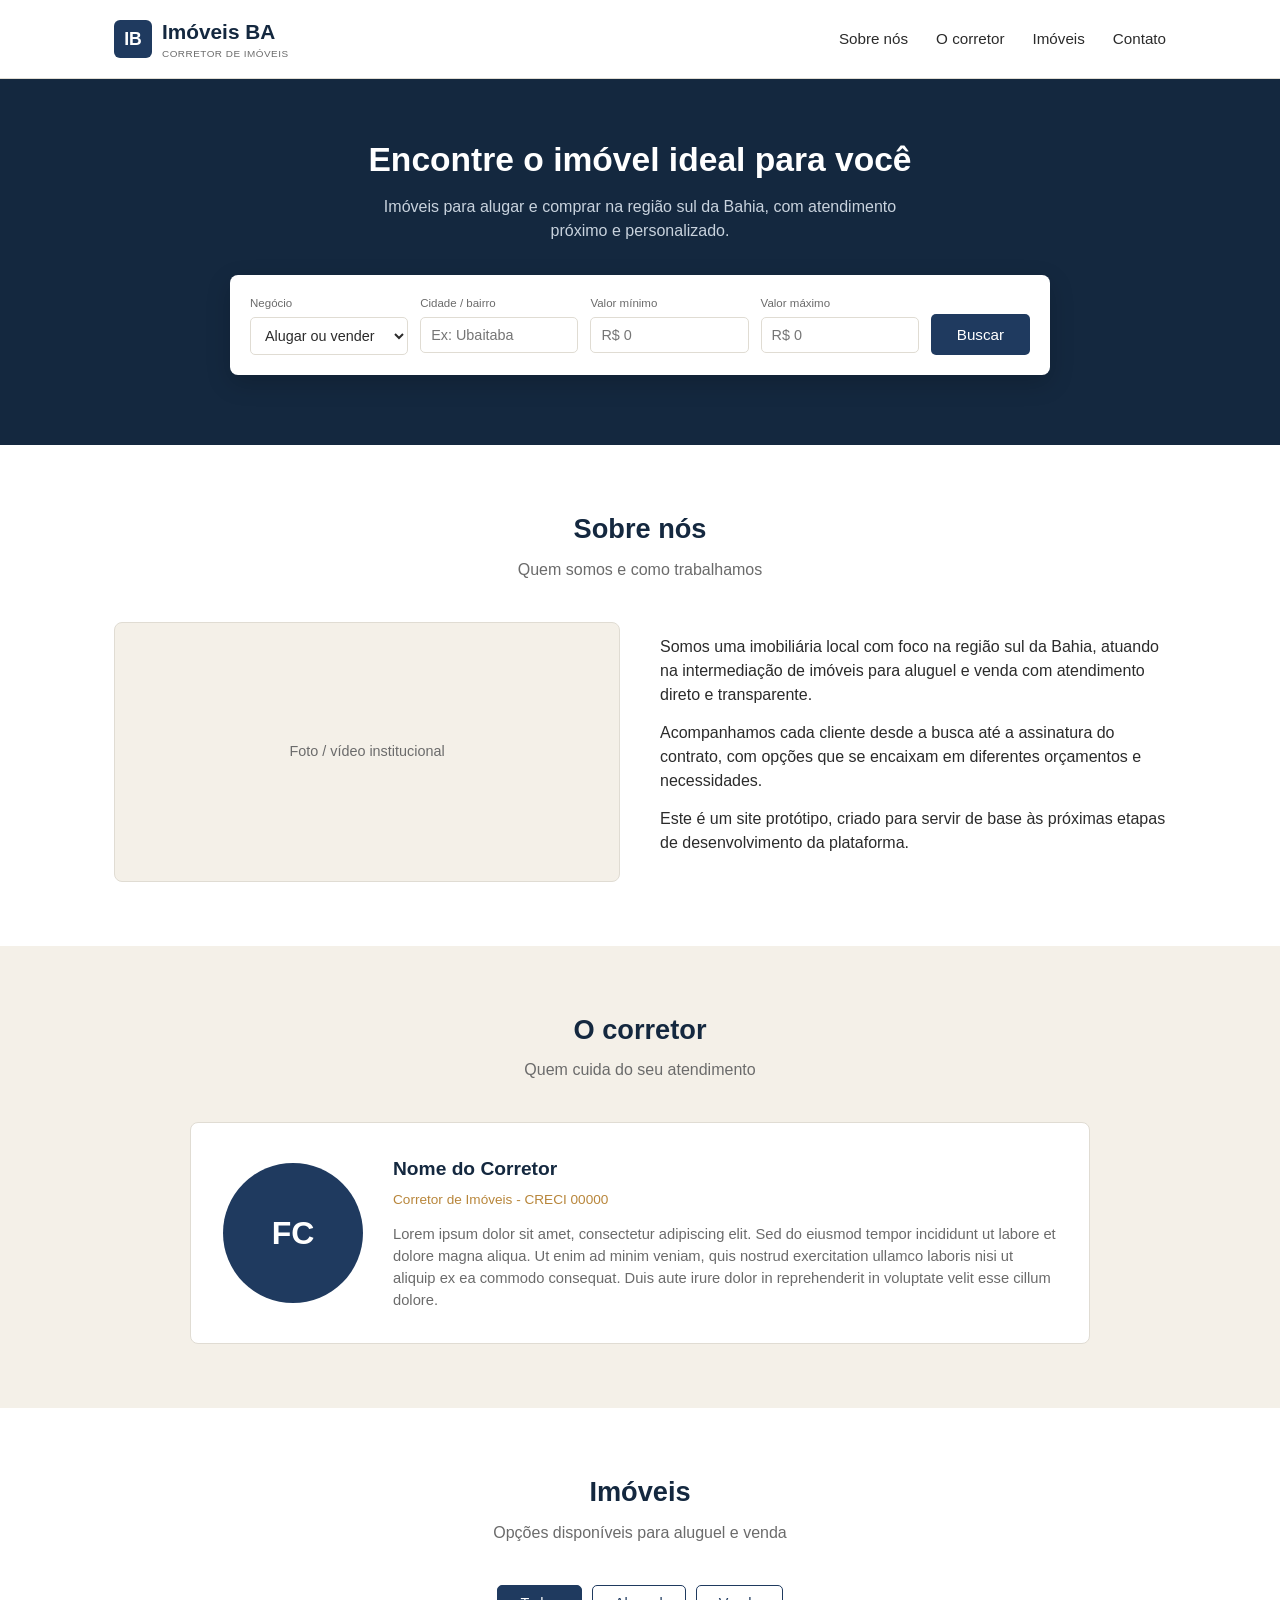
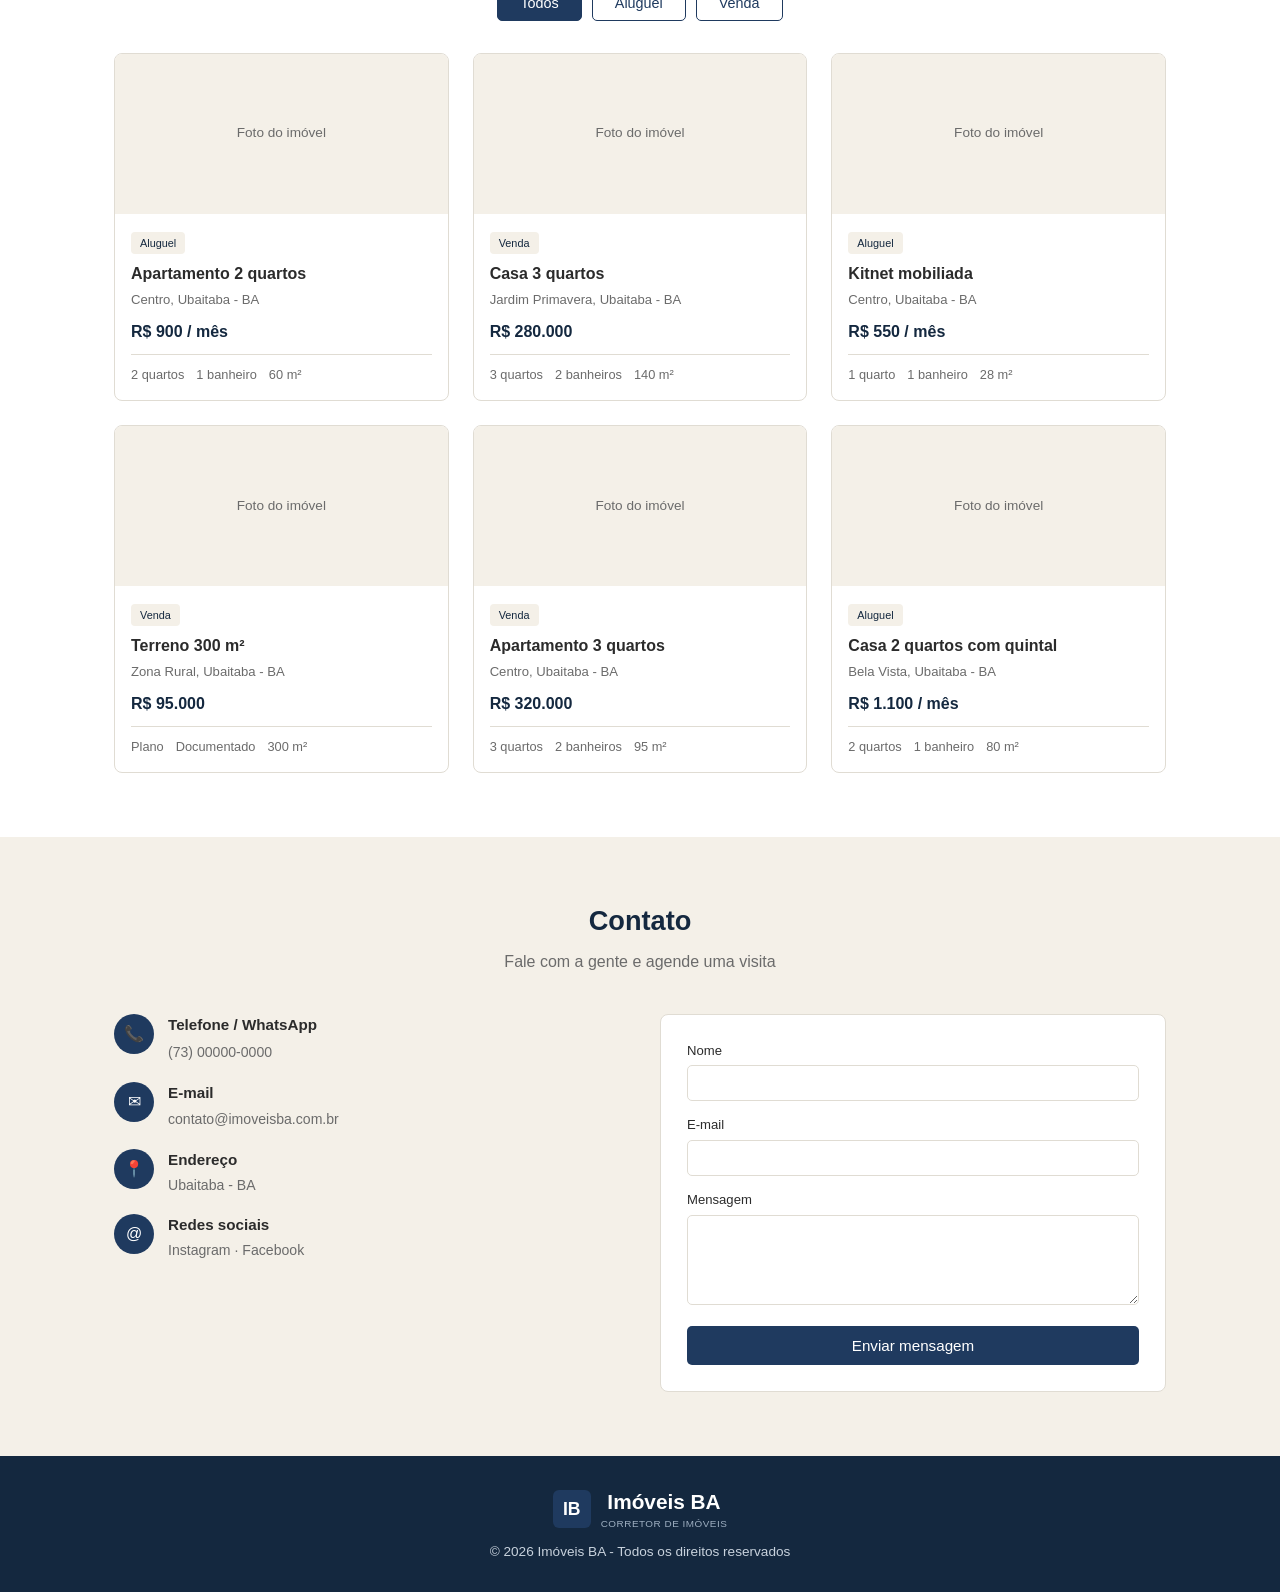
<file: PaginaInicial/index.html>
<!DOCTYPE html>
<html lang="pt-BR">
<head>
<meta charset="UTF-8">
<meta name="viewport" content="width=device-width, initial-scale=1.0">
<title>Imóveis BA | Corretor de Imóveis - Aluguel e Venda</title>
<link rel="stylesheet" href="style.css">
</head>
<body>

<header>
  <div class="header-inner">
    <a href="#topo" class="logo">
      <span class="logo-icone">IB</span>
      <span>Imóveis BA<small>CORRETOR DE IMÓVEIS</small></span>
    </a>
    <nav id="menuNav">
      <ul>
        <li><a href="#sobre">Sobre nós</a></li>
        <li><a href="#corretor">O corretor</a></li>
        <li><a href="#imoveis">Imóveis</a></li>
        <li><a href="#contato">Contato</a></li>
      </ul>
    </nav>
    <button class="menu-toggle" id="menuToggle" aria-label="Abrir menu">&#9776;</button>
  </div>
</header>

<section class="hero" id="topo">
  <div class="hero-inner">
    <h1>Encontre o imóvel ideal para você</h1>
    <p>Imóveis para alugar e comprar na região sul da Bahia, com atendimento próximo e personalizado.</p>

    <form class="busca" id="formBusca">
      <div class="campo">
        <label for="negocio">Negócio</label>
        <select id="negocio">
          <option value="">Alugar ou vender</option>
          <option value="aluguel">Alugar</option>
          <option value="venda">Comprar</option>
        </select>
      </div>
      <div class="campo">
        <label for="local">Cidade / bairro</label>
        <input type="text" id="local" placeholder="Ex: Ubaitaba">
      </div>
      <div class="campo">
        <label for="valorMin">Valor mínimo</label>
        <input type="text" id="valorMin" placeholder="R$ 0">
      </div>
      <div class="campo">
        <label for="valorMax">Valor máximo</label>
        <input type="text" id="valorMax" placeholder="R$ 0">
      </div>
      <button type="submit">Buscar</button>
    </form>
  </div>
</section>

<section class="sobre" id="sobre">
  <div class="container">
    <div class="titulo-secao">
      <h2>Sobre nós</h2>
      <p>Quem somos e como trabalhamos</p>
    </div>
    <div class="sobre-grid">
      <div class="sobre-imagem">Foto / vídeo institucional</div>
      <div class="sobre-texto">
        <p>Somos uma imobiliária local com foco na região sul da Bahia, atuando na intermediação de imóveis para aluguel e venda com atendimento direto e transparente.</p>
        <p>Acompanhamos cada cliente desde a busca até a assinatura do contrato, com opções que se encaixam em diferentes orçamentos e necessidades.</p>
        <p>Este é um site protótipo, criado para servir de base às próximas etapas de desenvolvimento da plataforma.</p>
      </div>
    </div>
  </div>
</section>

<section class="corretor" id="corretor">
  <div class="container">
    <div class="titulo-secao">
      <h2>O corretor</h2>
      <p>Quem cuida do seu atendimento</p>
    </div>
    <div class="corretor-card">
      <div class="corretor-foto">FC</div>
      <div class="corretor-info">
        <h3>Nome do Corretor</h3>
        <p class="cargo">Corretor de Imóveis - CRECI 00000</p>
        <p>Lorem ipsum dolor sit amet, consectetur adipiscing elit. Sed do eiusmod tempor incididunt ut labore et dolore magna aliqua. Ut enim ad minim veniam, quis nostrud exercitation ullamco laboris nisi ut aliquip ex ea commodo consequat. Duis aute irure dolor in reprehenderit in voluptate velit esse cillum dolore.</p>
      </div>
    </div>
  </div>
</section>

<section class="imoveis" id="imoveis">
  <div class="container">
    <div class="titulo-secao">
      <h2>Imóveis</h2>
      <p>Opções disponíveis para aluguel e venda</p>
    </div>

    <div class="abas">
      <button class="aba-btn ativa" data-filtro="todos">Todos</button>
      <button class="aba-btn" data-filtro="aluguel">Aluguel</button>
      <button class="aba-btn" data-filtro="venda">Venda</button>
    </div>

    <div class="imoveis-grid" id="gridImoveis">
      <div class="imovel-card" data-tipo="aluguel">
        <div class="imovel-foto">Foto do imóvel</div>
        <div class="imovel-corpo">
          <span class="imovel-tag">Aluguel</span>
          <h4>Apartamento 2 quartos</h4>
          <p class="imovel-local">Centro, Ubaitaba - BA</p>
          <p class="imovel-preco">R$ 900 / mês</p>
          <div class="imovel-detalhes">
            <span>2 quartos</span>
            <span>1 banheiro</span>
            <span>60 m²</span>
          </div>
        </div>
      </div>

      <div class="imovel-card" data-tipo="venda">
        <div class="imovel-foto">Foto do imóvel</div>
        <div class="imovel-corpo">
          <span class="imovel-tag">Venda</span>
          <h4>Casa 3 quartos</h4>
          <p class="imovel-local">Jardim Primavera, Ubaitaba - BA</p>
          <p class="imovel-preco">R$ 280.000</p>
          <div class="imovel-detalhes">
            <span>3 quartos</span>
            <span>2 banheiros</span>
            <span>140 m²</span>
          </div>
        </div>
      </div>

      <div class="imovel-card" data-tipo="aluguel">
        <div class="imovel-foto">Foto do imóvel</div>
        <div class="imovel-corpo">
          <span class="imovel-tag">Aluguel</span>
          <h4>Kitnet mobiliada</h4>
          <p class="imovel-local">Centro, Ubaitaba - BA</p>
          <p class="imovel-preco">R$ 550 / mês</p>
          <div class="imovel-detalhes">
            <span>1 quarto</span>
            <span>1 banheiro</span>
            <span>28 m²</span>
          </div>
        </div>
      </div>

      <div class="imovel-card" data-tipo="venda">
        <div class="imovel-foto">Foto do imóvel</div>
        <div class="imovel-corpo">
          <span class="imovel-tag">Venda</span>
          <h4>Terreno 300 m²</h4>
          <p class="imovel-local">Zona Rural, Ubaitaba - BA</p>
          <p class="imovel-preco">R$ 95.000</p>
          <div class="imovel-detalhes">
            <span>Plano</span>
            <span>Documentado</span>
            <span>300 m²</span>
          </div>
        </div>
      </div>

      <div class="imovel-card" data-tipo="venda">
        <div class="imovel-foto">Foto do imóvel</div>
        <div class="imovel-corpo">
          <span class="imovel-tag">Venda</span>
          <h4>Apartamento 3 quartos</h4>
          <p class="imovel-local">Centro, Ubaitaba - BA</p>
          <p class="imovel-preco">R$ 320.000</p>
          <div class="imovel-detalhes">
            <span>3 quartos</span>
            <span>2 banheiros</span>
            <span>95 m²</span>
          </div>
        </div>
      </div>

      <div class="imovel-card" data-tipo="aluguel">
        <div class="imovel-foto">Foto do imóvel</div>
        <div class="imovel-corpo">
          <span class="imovel-tag">Aluguel</span>
          <h4>Casa 2 quartos com quintal</h4>
          <p class="imovel-local">Bela Vista, Ubaitaba - BA</p>
          <p class="imovel-preco">R$ 1.100 / mês</p>
          <div class="imovel-detalhes">
            <span>2 quartos</span>
            <span>1 banheiro</span>
            <span>80 m²</span>
          </div>
        </div>
      </div>
    </div>
  </div>
</section>

<section class="contato" id="contato">
  <div class="container">
    <div class="titulo-secao">
      <h2>Contato</h2>
      <p>Fale com a gente e agende uma visita</p>
    </div>
    <div class="contato-grid">
      <div class="contato-lista">
        <div class="contato-item">
          <div class="contato-icone">&#128222;</div>
          <div>
            <h4>Telefone / WhatsApp</h4>
            <a href="https://wa.me/5573000000000" target="_blank">(73) 00000-0000</a>
          </div>
        </div>
        <div class="contato-item">
          <div class="contato-icone">&#9993;</div>
          <div>
            <h4>E-mail</h4>
            <a href="mailto:contato@imoveisba.com.br">contato@imoveisba.com.br</a>
          </div>
        </div>
        <div class="contato-item">
          <div class="contato-icone">&#128205;</div>
          <div>
            <h4>Endereço</h4>
            <p>Ubaitaba - BA</p>
          </div>
        </div>
        <div class="contato-item">
          <div class="contato-icone">@</div>
          <div>
            <h4>Redes sociais</h4>
            <p>
              <a href="#" target="_blank">Instagram</a> ·
              <a href="#" target="_blank">Facebook</a>
            </p>
          </div>
        </div>
      </div>

      <div class="contato-form">
        <form id="formContato">
          <div class="linha">
            <label for="nome">Nome</label>
            <input type="text" id="nome" required>
          </div>
          <div class="linha">
            <label for="email">E-mail</label>
            <input type="email" id="email" required>
          </div>
          <div class="linha">
            <label for="mensagem">Mensagem</label>
            <textarea id="mensagem" required></textarea>
          </div>
          <button type="submit">Enviar mensagem</button>
          <p class="form-msg" id="formMsg">Mensagem enviada. Em breve entraremos em contato.</p>
        </form>
      </div>
    </div>
  </div>
</section>

<footer>
  <div class="container">
    <div class="logo">
      <span class="logo-icone">IB</span>
      <span>Imóveis BA<small>CORRETOR DE IMÓVEIS</small></span>
    </div>
    <p>&copy; 2026 Imóveis BA - Todos os direitos reservados</p>
  </div>
</footer>

<script src="script.js"></script>

</body>
</html>
</file>
<file: PaginaInicial/style.css>
:root{
    --azul: #1f3a5f;
    --azul-escuro: #14283f;
    --areia: #f4f0e8;
    --branco: #ffffff;
    --texto: #2b2b2b;
    --texto-suave: #6b6b6b;
    --borda: #e0dcd3;
    --destaque: #b8863b;
  }

  *{ box-sizing: border-box; margin: 0; padding: 0; }

  body{
    font-family: "Segoe UI", Arial, Helvetica, sans-serif;
    color: var(--texto);
    background: var(--areia);
    line-height: 1.5;
  }

  a{ text-decoration:none; color:inherit; }
  ul{ list-style:none; }
  img{ max-width:100%; display:block; }

  .container{
    max-width: 1100px;
    margin: 0 auto;
    padding: 0 24px;
  }

  /* HEADER */
  header{
    background: var(--branco);
    border-bottom: 1px solid var(--borda);
    position: sticky;
    top: 0;
    z-index: 100;
  }

  .header-inner{
    display:flex;
    align-items:center;
    justify-content:space-between;
    padding: 16px 24px;
    max-width: 1100px;
    margin: 0 auto;
  }

  .logo{
    display:flex;
    align-items:center;
    gap:10px;
    font-weight:700;
    font-size:1.3rem;
    color: var(--azul-escuro);
  }

  .logo-icone{
    width:38px;
    height:38px;
    border-radius:6px;
    background: var(--azul);
    display:flex;
    align-items:center;
    justify-content:center;
    color:var(--branco);
    font-size:1.1rem;
    font-weight:700;
  }

  .logo small{
    display:block;
    font-size:0.62rem;
    font-weight:400;
    letter-spacing:0.5px;
    color: var(--texto-suave);
  }

  nav ul{
    display:flex;
    gap:28px;
  }

  nav a{
    font-size:0.95rem;
    color: var(--texto);
  }

  nav a:hover{ color: var(--azul); }

  .menu-toggle{
    display:none;
    background:none;
    border:none;
    font-size:1.6rem;
    cursor:pointer;
    color: var(--azul-escuro);
  }

  /* HERO */
  .hero{
    background: var(--azul-escuro);
    color: var(--branco);
    padding: 56px 0 70px;
  }

  .hero-inner{
    max-width: 1100px;
    margin:0 auto;
    padding: 0 24px;
    text-align:center;
  }

  .hero h1{
    font-size: 2.1rem;
    margin-bottom: 10px;
  }

  .hero p{
    color:#c8d2dd;
    max-width:520px;
    margin: 0 auto 32px;
  }

  /* BUSCA */
  .busca{
    background: var(--branco);
    border-radius: 8px;
    padding: 20px;
    display:flex;
    flex-wrap:wrap;
    gap: 12px;
    max-width: 820px;
    margin: 0 auto;
    box-shadow: 0 8px 24px rgba(0,0,0,0.18);
  }

  .busca .campo{
    flex:1;
    min-width: 140px;
    text-align:left;
  }

  .busca label{
    display:block;
    font-size:0.72rem;
    color: var(--texto-suave);
    margin-bottom: 4px;
  }

  .busca select,
  .busca input{
    width:100%;
    padding: 9px 10px;
    border:1px solid var(--borda);
    border-radius:5px;
    font-size:0.9rem;
    color: var(--texto);
    background: var(--branco);
  }

  .busca button{
    align-self:flex-end;
    background: var(--azul);
    color: var(--branco);
    border:none;
    padding: 11px 26px;
    border-radius:5px;
    font-size:0.95rem;
    cursor:pointer;
    height: 41px;
  }

  .busca button:hover{ background: var(--azul-escuro); }

  /* SECOES GERAIS */
  section{
    padding: 64px 0;
  }

  .titulo-secao{
    text-align:center;
    margin-bottom: 40px;
  }

  .titulo-secao h2{
    font-size: 1.7rem;
    color: var(--azul-escuro);
    margin-bottom: 8px;
  }

  .titulo-secao p{
    color: var(--texto-suave);
    max-width: 560px;
    margin: 0 auto;
  }

  /* SOBRE NOS */
  .sobre{
    background: var(--branco);
  }

  .sobre-grid{
    display:grid;
    grid-template-columns: 1fr 1fr;
    gap: 40px;
    align-items:center;
  }

  .sobre-imagem{
    background: var(--areia);
    border: 1px solid var(--borda);
    border-radius: 8px;
    height: 260px;
    display:flex;
    align-items:center;
    justify-content:center;
    color: var(--texto-suave);
    font-size:0.9rem;
  }

  .sobre-texto p{
    margin-bottom: 14px;
    color: var(--texto);
  }

  /* CORRETOR */
  .corretor{
    background: var(--areia);
  }

  .corretor-card{
    display:flex;
    gap: 30px;
    align-items:center;
    background: var(--branco);
    border: 1px solid var(--borda);
    border-radius: 8px;
    padding: 32px;
    max-width: 900px;
    margin: 0 auto;
  }

  .corretor-foto{
    width: 140px;
    height: 140px;
    min-width: 140px;
    border-radius: 50%;
    background: var(--azul);
    color: var(--branco);
    display:flex;
    align-items:center;
    justify-content:center;
    font-size:2rem;
    font-weight:700;
  }

  .corretor-info h3{
    color: var(--azul-escuro);
    margin-bottom: 6px;
    font-size:1.2rem;
  }

  .corretor-info .cargo{
    color: var(--destaque);
    font-size:0.85rem;
    margin-bottom: 12px;
  }

  .corretor-info p{
    color: var(--texto-suave);
    font-size:0.92rem;
  }

  /* IMOVEIS */
  .imoveis{
    background: var(--branco);
  }

  .abas{
    display:flex;
    justify-content:center;
    gap: 10px;
    margin-bottom: 32px;
  }

  .aba-btn{
    padding: 9px 22px;
    border: 1px solid var(--azul);
    background: var(--branco);
    color: var(--azul);
    border-radius: 5px;
    cursor:pointer;
    font-size:0.9rem;
  }

  .aba-btn.ativa{
    background: var(--azul);
    color: var(--branco);
  }

  .imoveis-grid{
    display:grid;
    grid-template-columns: repeat(3, 1fr);
    gap: 24px;
  }

  .imovel-card{
    border: 1px solid var(--borda);
    border-radius: 8px;
    overflow:hidden;
    background: var(--branco);
  }

  .imovel-foto{
    height: 160px;
    background: var(--areia);
    display:flex;
    align-items:center;
    justify-content:center;
    color: var(--texto-suave);
    font-size:0.85rem;
  }

  .imovel-corpo{
    padding: 16px;
  }

  .imovel-tag{
    display:inline-block;
    font-size:0.68rem;
    padding: 3px 9px;
    border-radius: 4px;
    background: var(--areia);
    color: var(--azul-escuro);
    margin-bottom: 8px;
  }

  .imovel-corpo h4{
    font-size:1rem;
    margin-bottom: 4px;
    color: var(--texto);
  }

  .imovel-local{
    font-size:0.82rem;
    color: var(--texto-suave);
    margin-bottom: 10px;
  }

  .imovel-preco{
    font-weight:700;
    color: var(--azul-escuro);
    margin-bottom: 10px;
  }

  .imovel-detalhes{
    display:flex;
    gap: 12px;
    font-size:0.8rem;
    color: var(--texto-suave);
    border-top: 1px solid var(--borda);
    padding-top: 10px;
  }

  .oculto{ display:none; }

  /* CONTATO */
  .contato{
    background: var(--areia);
  }

  .contato-grid{
    display:grid;
    grid-template-columns: 1fr 1fr;
    gap: 40px;
  }

  .contato-lista{
    display:flex;
    flex-direction:column;
    gap: 18px;
  }

  .contato-item{
    display:flex;
    gap: 14px;
    align-items:flex-start;
  }

  .contato-icone{
    width: 40px;
    height: 40px;
    min-width:40px;
    border-radius: 50%;
    background: var(--azul);
    color: var(--branco);
    display:flex;
    align-items:center;
    justify-content:center;
    font-size: 1rem;
  }

  .contato-item h4{
    font-size:0.95rem;
    margin-bottom: 3px;
    color: var(--texto);
  }

  .contato-item p, .contato-item a{
    font-size:0.88rem;
    color: var(--texto-suave);
  }

  .contato-form{
    background: var(--branco);
    border: 1px solid var(--borda);
    border-radius: 8px;
    padding: 26px;
  }

  .contato-form .linha{
    margin-bottom: 14px;
  }

  .contato-form label{
    display:block;
    font-size:0.82rem;
    margin-bottom: 5px;
    color: var(--texto);
  }

  .contato-form input,
  .contato-form select,
  .contato-form textarea{
    width:100%;
    padding: 9px 10px;
    border: 1px solid var(--borda);
    border-radius: 5px;
    font-size: 0.9rem;
    font-family: inherit;
  }

  .contato-form textarea{
    resize: vertical;
    min-height: 90px;
  }

  .contato-form button{
    width:100%;
    background: var(--azul);
    color: var(--branco);
    border:none;
    padding: 11px;
    border-radius: 5px;
    font-size: 0.95rem;
    cursor:pointer;
  }

  .contato-form button:hover{ background: var(--azul-escuro); }

  .form-msg{
    margin-top: 12px;
    font-size: 0.85rem;
    color: var(--azul-escuro);
    display:none;
  }

  /* FOOTER */
  footer{
    background: var(--azul-escuro);
    color: #c8d2dd;
    padding: 30px 0;
    text-align:center;
    font-size: 0.85rem;
  }

  footer .logo{
    color: var(--branco);
    justify-content:center;
    margin-bottom: 10px;
  }

  footer .logo small{ color:#9fb0c2; }

  /* RESPONSIVO */
  @media (max-width: 800px){
    .sobre-grid, .contato-grid{
      grid-template-columns: 1fr;
    }

    .imoveis-grid{
      grid-template-columns: 1fr;
    }

    nav{
      display:none;
      position:absolute;
      top: 100%;
      left:0;
      right:0;
      background: var(--branco);
      border-bottom: 1px solid var(--borda);
    }

    nav.aberto{ display:block; }

    nav ul{
      flex-direction:column;
      padding: 16px 24px;
      gap: 14px;
    }

    .menu-toggle{ display:block; }

    .corretor-card{
      flex-direction:column;
      text-align:center;
    }
  }
</file>
